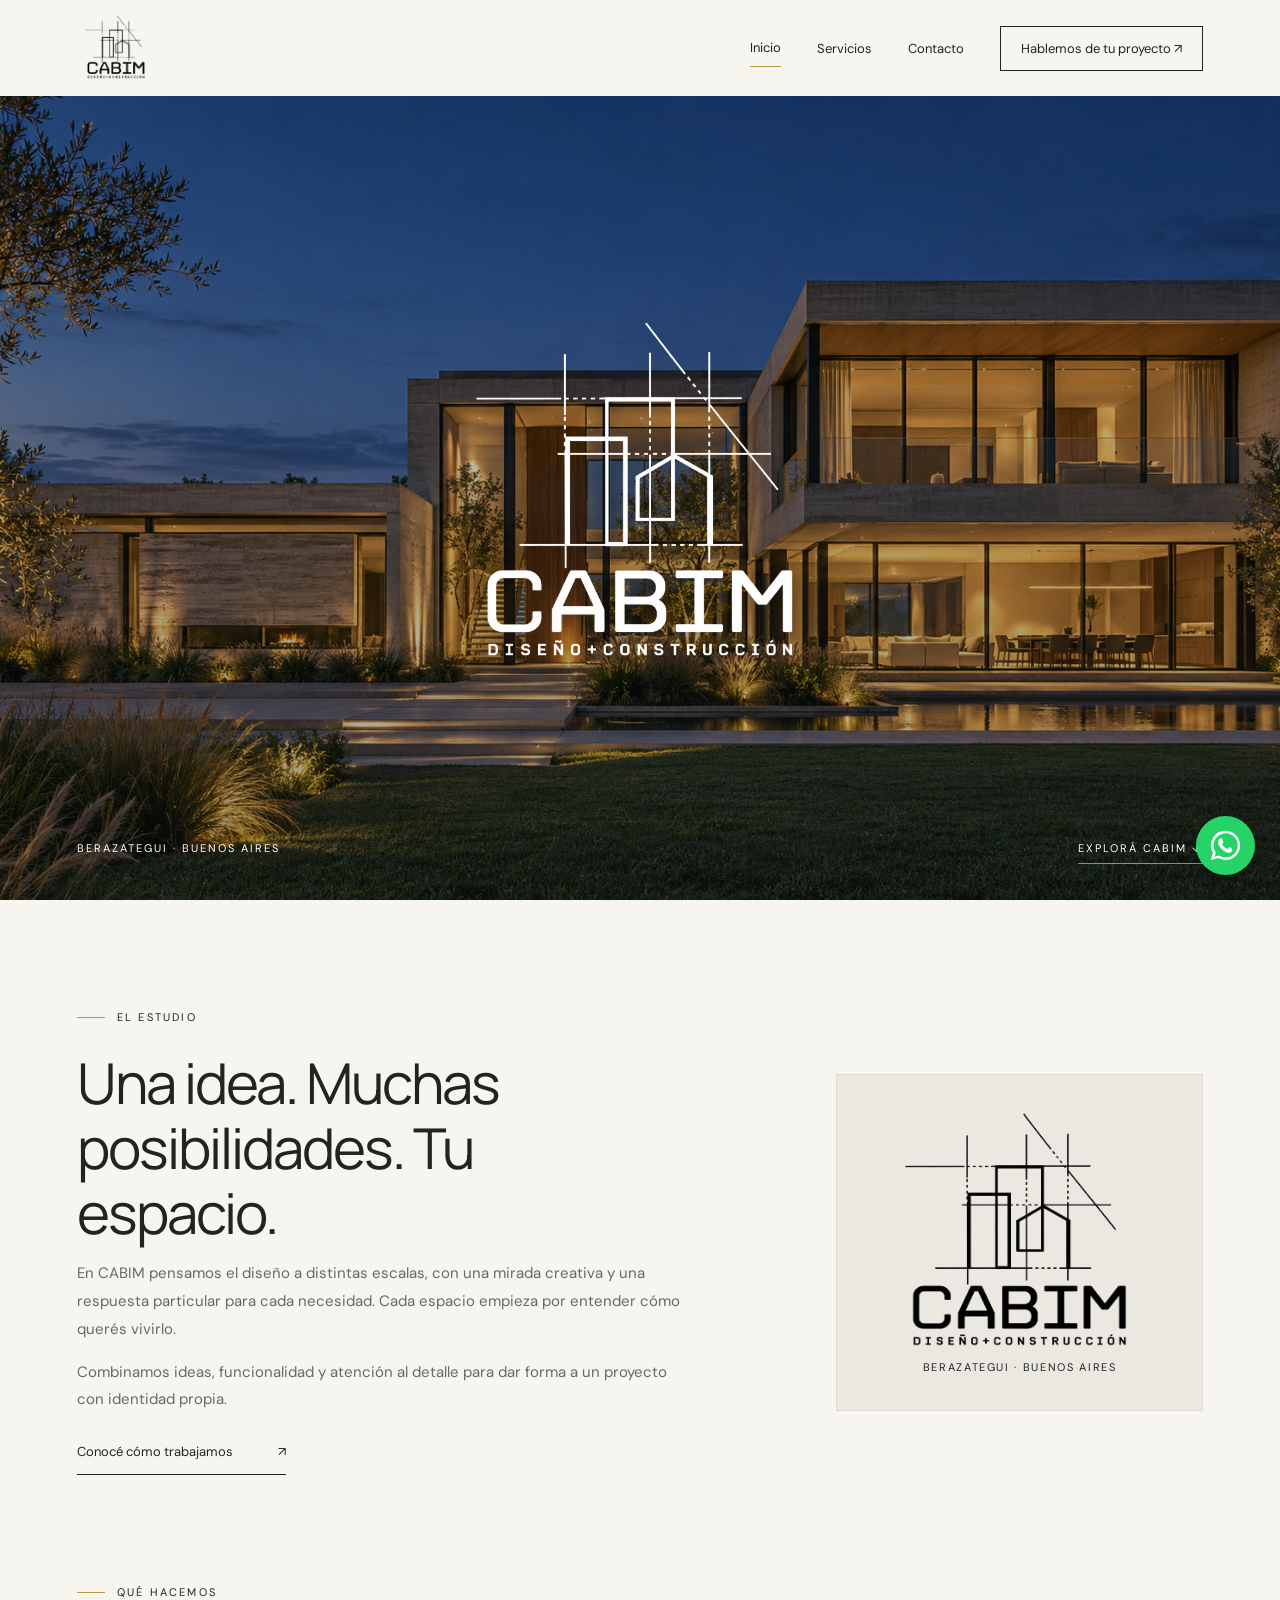
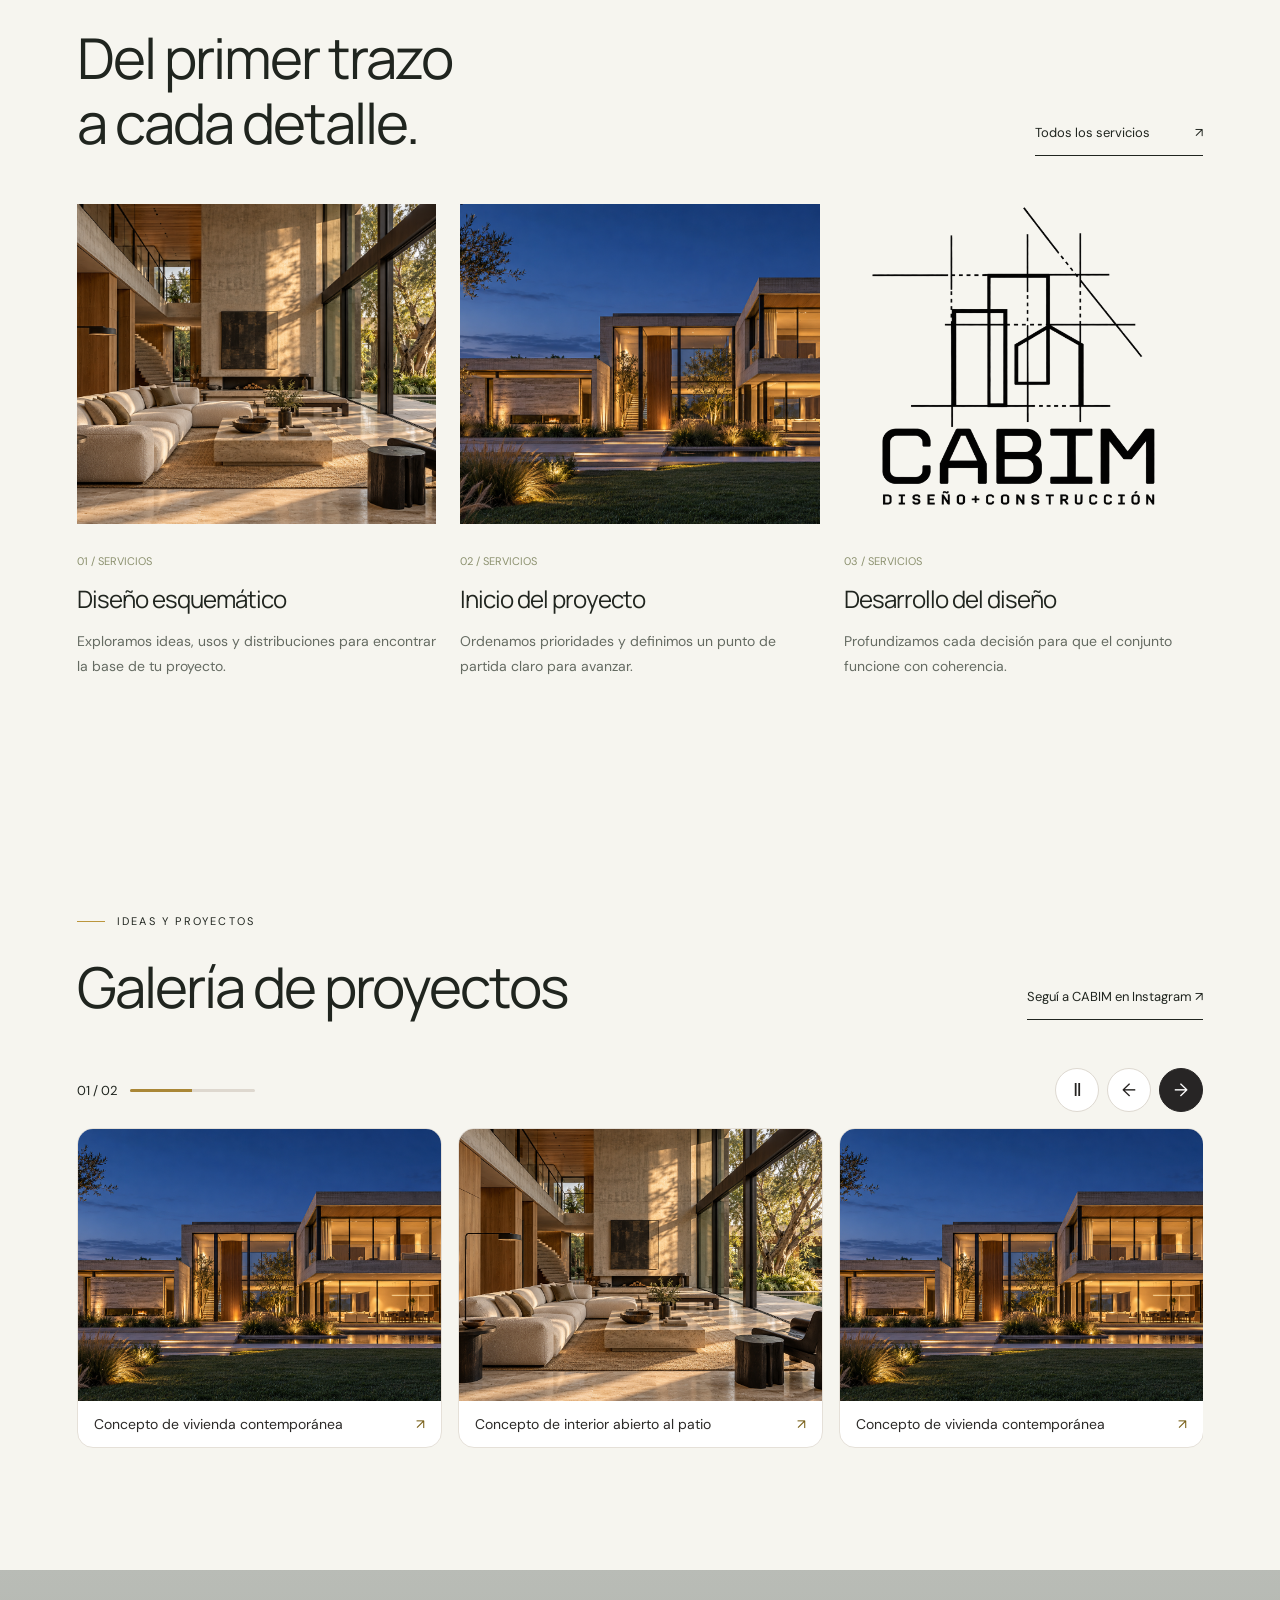
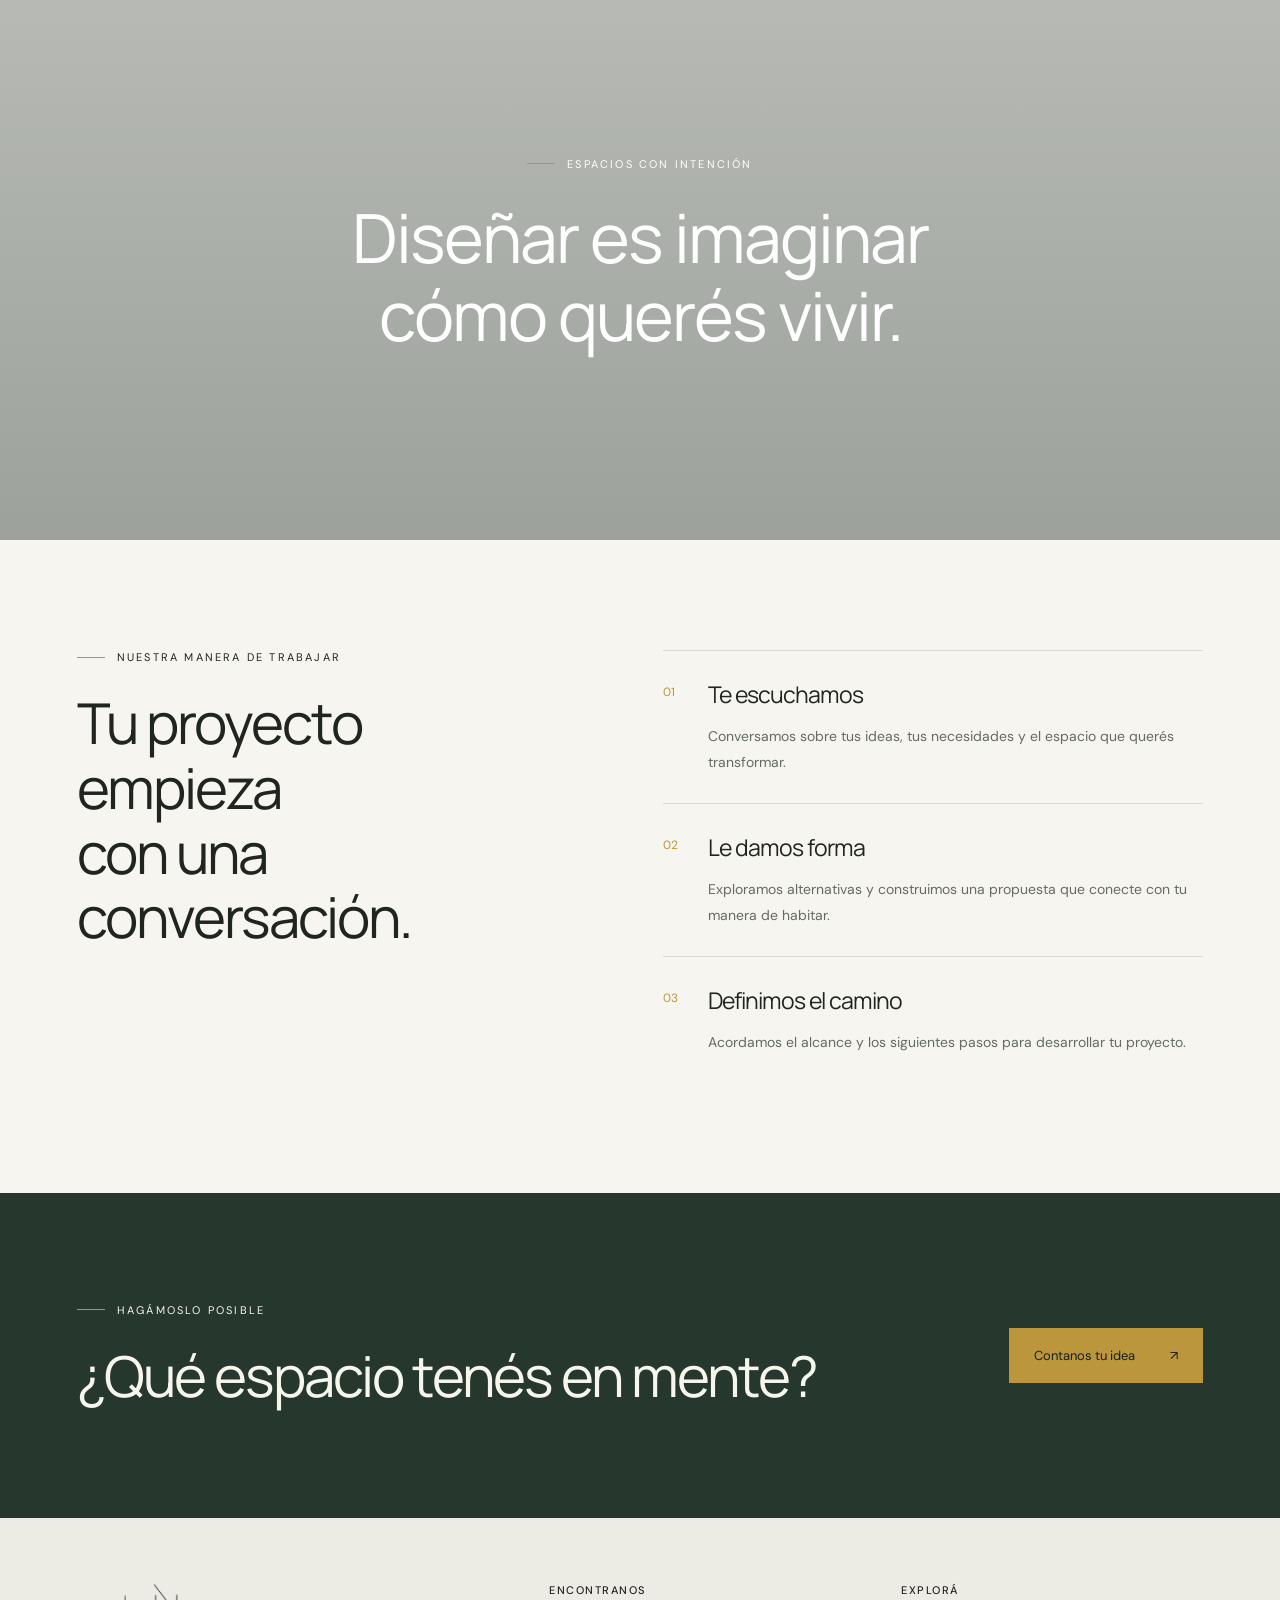
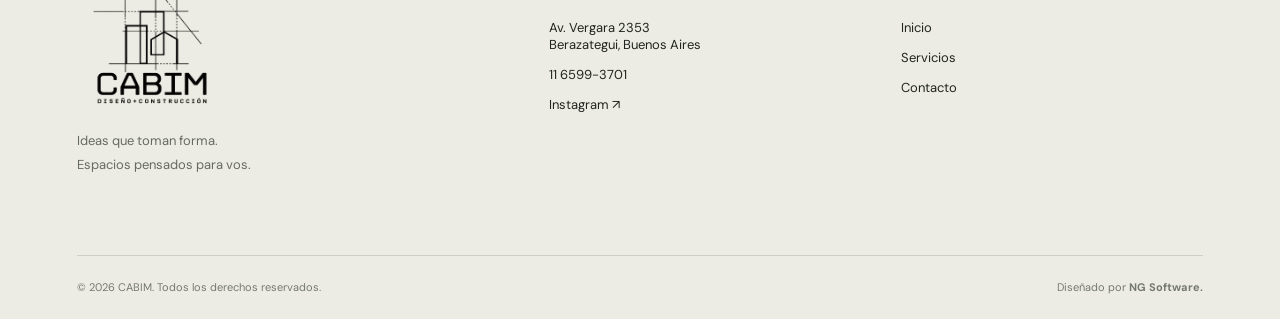
<file: index.html>
<!doctype html><html lang="es-AR"><head><meta charset="utf-8"><meta name="viewport" content="width=device-width,initial-scale=1"><title>CABIM · Diseño y construcción</title><link rel="icon" type="image/png" href="assets/logo.png?v=17383c8bc7"><meta name="description" content="Diseño y construcción en Berazategui. Soluciones creativas para espacios pensados a tu medida. Conocé CABIM y contanos tu proyecto."><link rel="stylesheet" href="style.css?v=3"><script defer src="app.js?v=3"></script><link rel="stylesheet" href="works.css?v=2"><script defer src="works.js?v=2"></script></head><body><div id="header"></div><main><section class="hero" aria-label="CABIM, diseño y construcción"><h1 style="position:absolute;width:1px;height:1px;overflow:hidden">CABIM · Diseño y construcción</h1><img class="hero-logo" src="assets/logo-light.png?v=17383c8bc7" alt="CABIM · Diseño y construcción"><div class="hero-bottom"><span>Berazategui · Buenos Aires</span><a href="#estudio">Explorá CABIM ↓</a></div></section><section class="wrap history-section" id="estudio" aria-labelledby="history-title">

  <div>

    <div class="eyebrow">El estudio</div>

    <h2 id="history-title">Una idea. Muchas posibilidades. Tu espacio.</h2>
    <p>En CABIM pensamos el diseño a distintas escalas, con una mirada creativa y una respuesta particular para cada necesidad. Cada espacio empieza por entender cómo querés vivirlo.</p><p>Combinamos ideas, funcionalidad y atención al detalle para dar forma a un proyecto con identidad propia.</p>    <a class="text-link" href="servicios.html">Conocé cómo trabajamos <span>↗</span></a>

  </div>

  <figure class="history-mark">

    <img src="assets/logo.png?v=17383c8bc7" alt="Logo de CABIM" width="300" height="256" loading="lazy">

    <figcaption>Berazategui · Buenos Aires</figcaption>

  </figure>

</section>

<section class="wrap services-preview">

  <div class="section-top">

    <div><div class="eyebrow">Qué hacemos</div><h2>Del primer trazo<br>a cada detalle.</h2></div>

    <a class="text-link" href="servicios.html">Todos los servicios <span>↗</span></a>

  </div>

  <div class="cards">
        <a class="card" href="servicios.html#diseno">
      <img src="assets/galeria/concepto-interior.png" alt="Concepto de interior abierto al patio" loading="lazy">
      <span class="number">01 / SERVICIOS</span>
      <h3>Diseño esquemático</h3><p>Exploramos ideas, usos y distribuciones para encontrar la base de tu proyecto.</p>
    </a>
        <a class="card" href="servicios.html#proyecto">
      <img src="assets/galeria/concepto-vivienda.png" alt="Concepto de vivienda contemporánea" loading="lazy">
      <span class="number">02 / SERVICIOS</span>
      <h3>Inicio del proyecto</h3><p>Ordenamos prioridades y definimos un punto de partida claro para avanzar.</p>
    </a>
        <a class="card" href="servicios.html#desarrollo">
      <img src="assets/logo.png?v=17383c8bc7" alt="CABIM" loading="lazy">
      <span class="number">03 / SERVICIOS</span>
      <h3>Desarrollo del diseño</h3><p>Profundizamos cada decisión para que el conjunto funcione con coherencia.</p>
    </a>
      </div>
</section>



<section class="wrap gallery-section" aria-labelledby="works-title">

  <div class="section-top">

    <div><div class="eyebrow">Ideas y proyectos</div><h2 id="works-title">Galería de proyectos</h2></div>

    <a class="text-link" href="https://www.instagram.com/cabim2024/" target="_blank" rel="noopener">Seguí a CABIM en Instagram ↗</a>

  </div>

  

    <div class="work-carousel" aria-label="Galería de fotos">
    <div class="work-controls">
      <div class="work-progress"><span data-work-count>01 / 02</span><span class="work-progress-track"><span data-work-progress></span></span></div>
      <div class="work-buttons">
        <button type="button" data-pause aria-label="Pausar avance automático" title="Pausar avance automático">Ⅱ</button>
        <button type="button" data-prev aria-label="Foto anterior">←</button>
        <button type="button" data-next aria-label="Foto siguiente">→</button>
      </div>
    </div>
    <div class="work-track">
            <figure class="work-card"><a class="work-photo " href="assets/galeria/concepto-vivienda.png" data-photo aria-label="Ampliar Concepto de vivienda contemporánea"><img src="assets/galeria/concepto-vivienda.png" alt="Concepto de vivienda contemporánea" loading="lazy" decoding="async"></a><figcaption><span>Concepto de vivienda contemporánea</span><span aria-hidden="true">↗</span></figcaption></figure>
            <figure class="work-card"><a class="work-photo " href="assets/galeria/concepto-interior.png" data-photo aria-label="Ampliar Concepto de interior abierto al patio"><img src="assets/galeria/concepto-interior.png" alt="Concepto de interior abierto al patio" loading="lazy" decoding="async"></a><figcaption><span>Concepto de interior abierto al patio</span><span aria-hidden="true">↗</span></figcaption></figure>
          </div>
  </div>
    </section>



<section class="parallax"><div><div class="eyebrow">Espacios con intención</div><h2>Diseñar es imaginar<br>cómo querés vivir.</h2></div></section><section class="wrap process"><div><div class="eyebrow">Nuestra manera de trabajar</div><h2>Tu proyecto empieza<br>con una conversación.</h2></div><div class="steps"><article><span>01</span><div><h3>Te escuchamos</h3><p>Conversamos sobre tus ideas, tus necesidades y el espacio que querés transformar.</p></div></article><article><span>02</span><div><h3>Le damos forma</h3><p>Exploramos alternativas y construimos una propuesta que conecte con tu manera de habitar.</p></div></article><article><span>03</span><div><h3>Definimos el camino</h3><p>Acordamos el alcance y los siguientes pasos para desarrollar tu proyecto.</p></div></article></div></section><section class="cta"><div class="wrap"><div><div class="eyebrow">Hagámoslo posible</div><h2>¿Qué espacio tenés en mente?</h2></div><a class="button" href="contacto.html">Contanos tu idea <span>↗</span></a></div></section></main><dialog class="work-viewer" aria-label="Foto ampliada">

  <form method="dialog"><button type="submit" aria-label="Cerrar foto">✕</button></form>

  <img alt="">

  <p></p>

</dialog>
    <dialog class="video-dialog" aria-labelledby="video-title">
      <div class="video-dialog-header">
        <div><span>Recorrido de obra</span><h2 id="video-title"></h2></div>
        <button type="button" data-video-close aria-label="Cerrar video">×</button>
      </div>
      <div class="video-stage">
        <video playsinline preload="metadata" controls></video>
        <button type="button" class="video-stage-play" data-video-toggle aria-label="Reproducir video">▶</button>
      </div>
      <div class="video-controls">
        <input type="range" min="0" max="1" step=".01" value="0" data-video-seek aria-label="Posición del video" disabled>
        <div class="video-toolbar">
          <button type="button" data-video-toggle aria-label="Reproducir video">▶</button>
          <span class="video-time" data-video-time>0:00 / 0:00</span>
          <button type="button" data-video-mute aria-pressed="false">Silenciar</button>
          <button type="button" data-video-full aria-label="Pantalla completa">⛶</button>
        </div>
      </div>
      <p class="video-feedback" role="status" hidden></p>
    </dialog>
    
<div id="footer"></div></body></html>
</file>
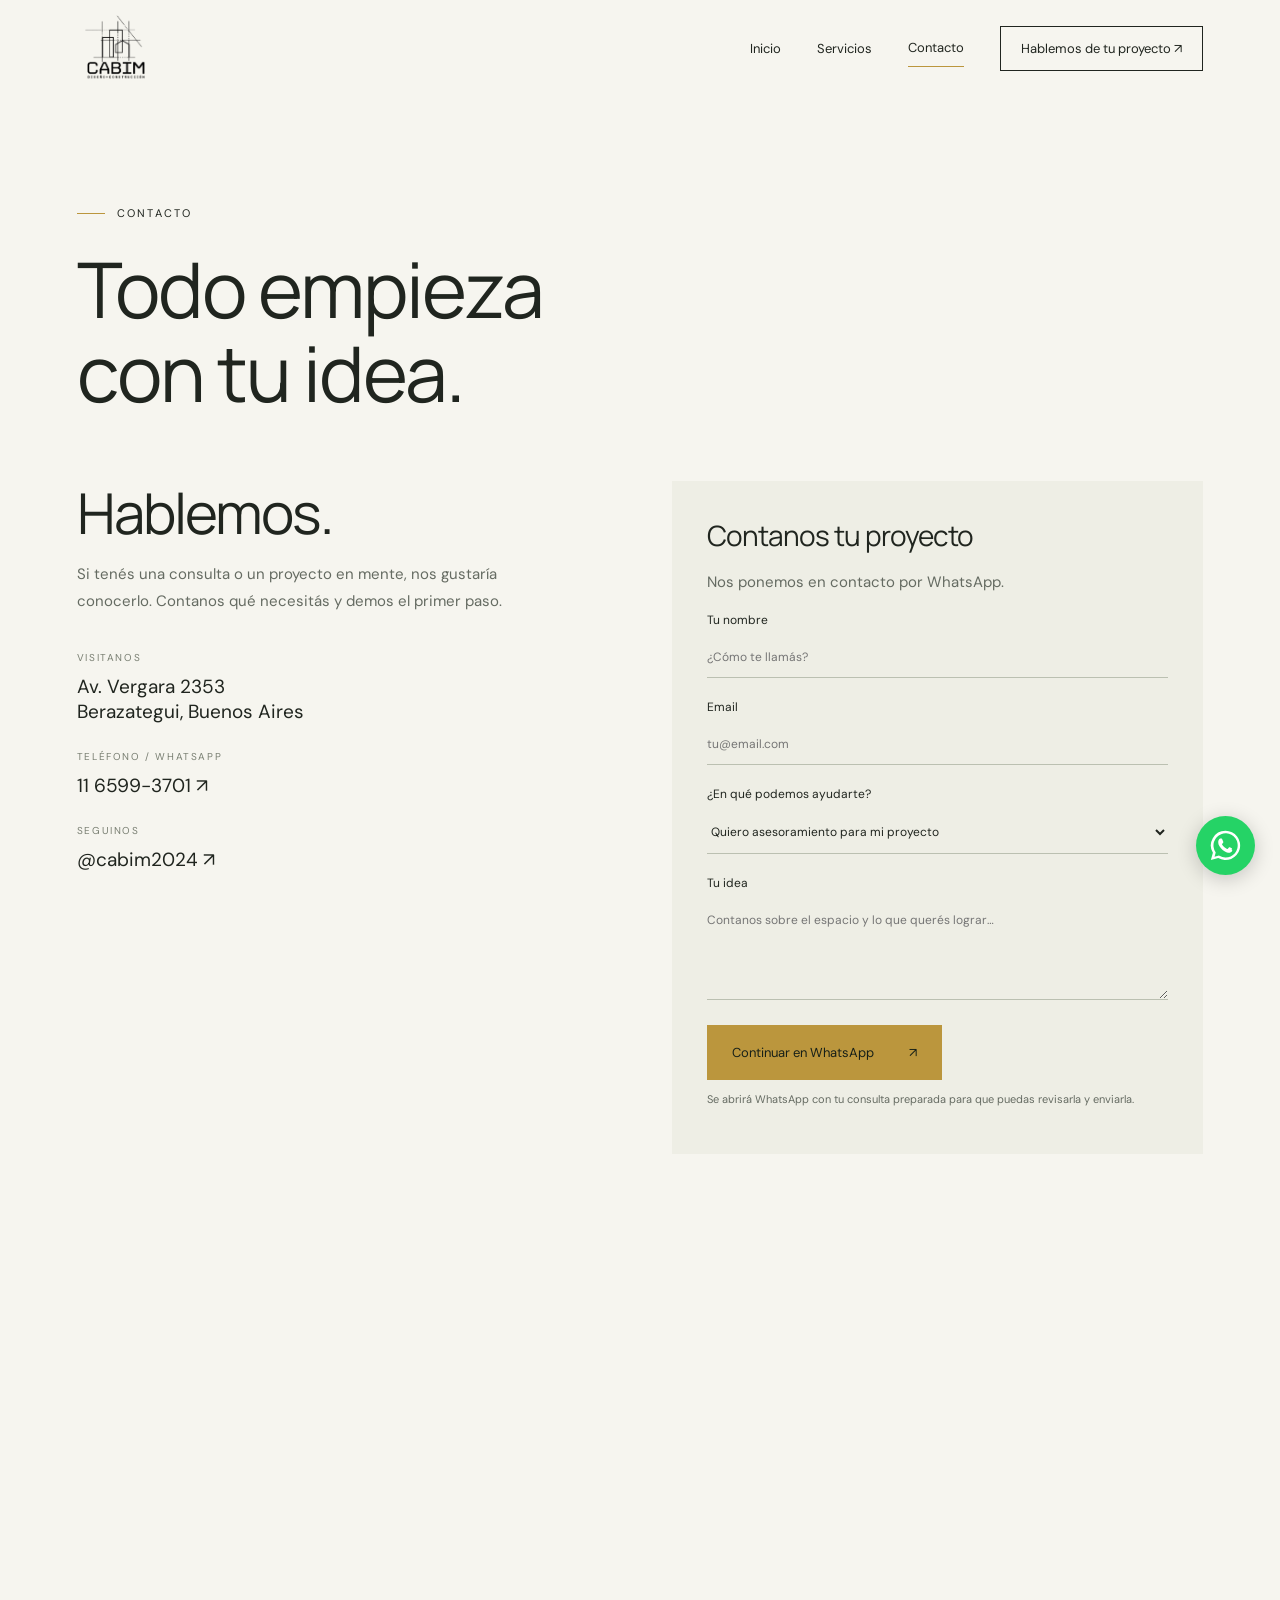
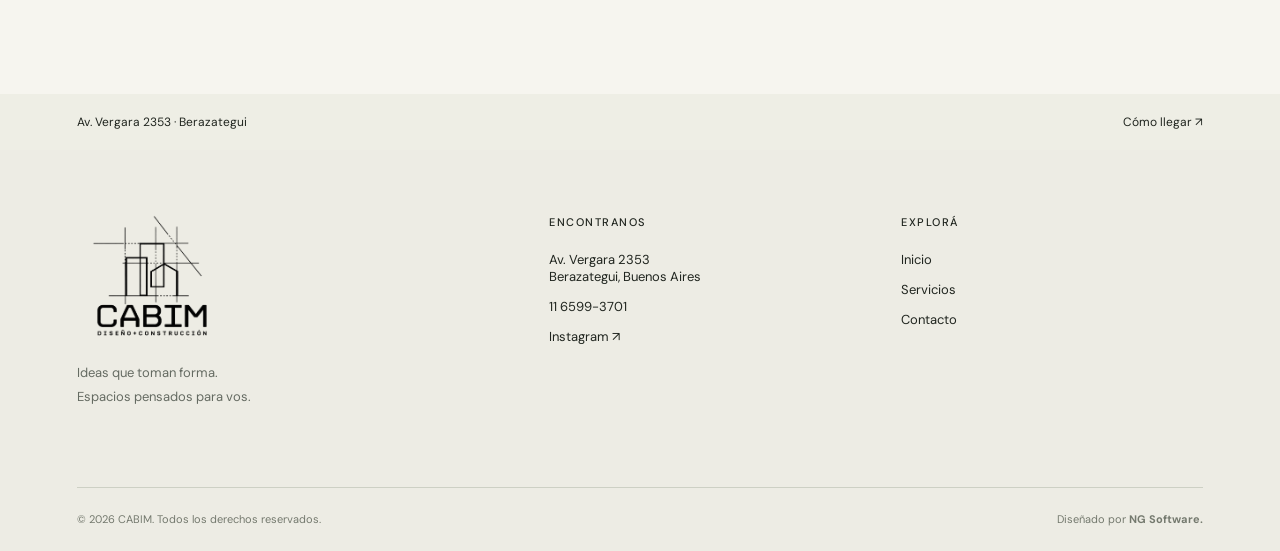
<file: contacto.html>
<!doctype html><html lang="es-AR"><head><meta charset="utf-8"><meta name="viewport" content="width=device-width,initial-scale=1"><title>Contacto · CABIM</title><link rel="icon" type="image/png" href="assets/logo.png?v=17383c8bc7"><meta name="description" content="Contactá a CABIM. Av. Vergara 2353, Berazategui. WhatsApp 11 6599-3701. Contanos tu idea de diseño y construcción."><link rel="stylesheet" href="style.css?v=3"><script defer src="app.js?v=3"></script></head><body><div id="header"></div><main><section class="wrap page-head"><div class="eyebrow">Contacto</div><h1>Todo empieza<br>con tu idea.</h1></section><section class="wrap contact-grid"><div><h2>Hablemos.</h2><p>Si tenés una consulta o un proyecto en mente, nos gustaría conocerlo. Contanos qué necesitás y demos el primer paso.</p><div class="contact-data"><small>Visitanos</small><address>Av. Vergara 2353<br>Berazategui, Buenos Aires</address><small>Teléfono / WhatsApp</small><a href="https://wa.me/5491165993701" target="_blank" rel="noopener">11 6599-3701 ↗</a><small>Seguinos</small><a href="https://www.instagram.com/cabim2024/" target="_blank" rel="noopener">@cabim2024 ↗</a></div></div><form id="contact-form"><h3>Contanos tu proyecto</h3><p>Nos ponemos en contacto por WhatsApp.</p><label>Tu nombre<input name="nombre" autocomplete="name" placeholder="¿Cómo te llamás?" required maxlength="100"></label><label>Email<input name="email" type="email" autocomplete="email" placeholder="tu@email.com" required></label><label>¿En qué podemos ayudarte?<select name="servicio"><option>Quiero asesoramiento para mi proyecto</option><option>Diseño esquemático</option><option>Inicio del proyecto</option><option>Desarrollo del diseño</option></select></label><label>Tu idea<textarea name="mensaje" placeholder="Contanos sobre el espacio y lo que querés lograr…" required maxlength="3000"></textarea></label><button class="button" type="submit">Continuar en WhatsApp <span>↗</span></button><p class="form-note">Se abrirá WhatsApp con tu consulta preparada para que puedas revisarla y enviarla.</p></form></section><iframe class="map" title="Ubicación de CABIM: Av. Vergara 2353, Berazategui" src="https://maps.google.com/maps?q=Av.%20Vergara%202353%2C%20Berazategui%2C%20Buenos%20Aires&z=16&output=embed" loading="lazy" referrerpolicy="no-referrer-when-downgrade" allowfullscreen></iframe><div class="map-caption"><span>Av. Vergara 2353 · Berazategui</span><a href="https://www.google.com/maps/search/?api=1&query=Av.+Vergara+2353+Berazategui" target="_blank" rel="noopener">Cómo llegar ↗</a></div></main><div id="footer"></div></body></html>
</file>
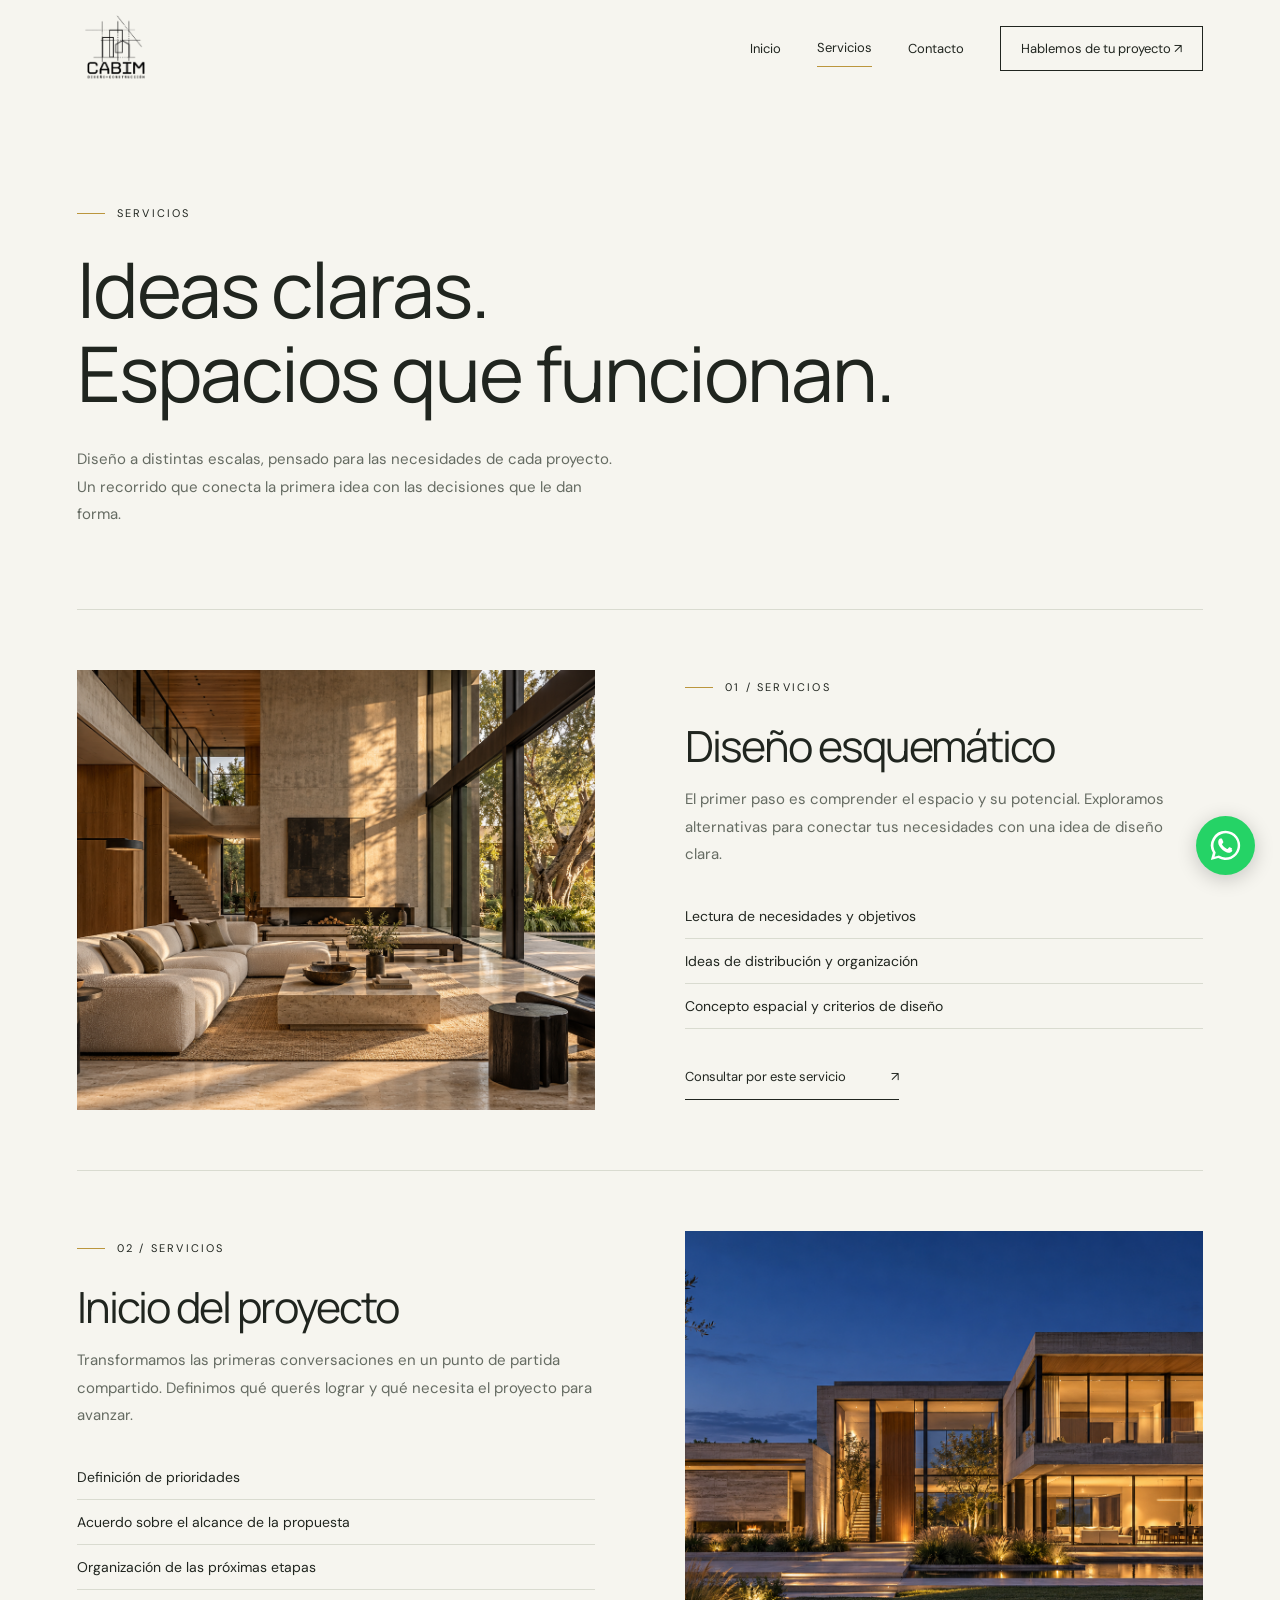
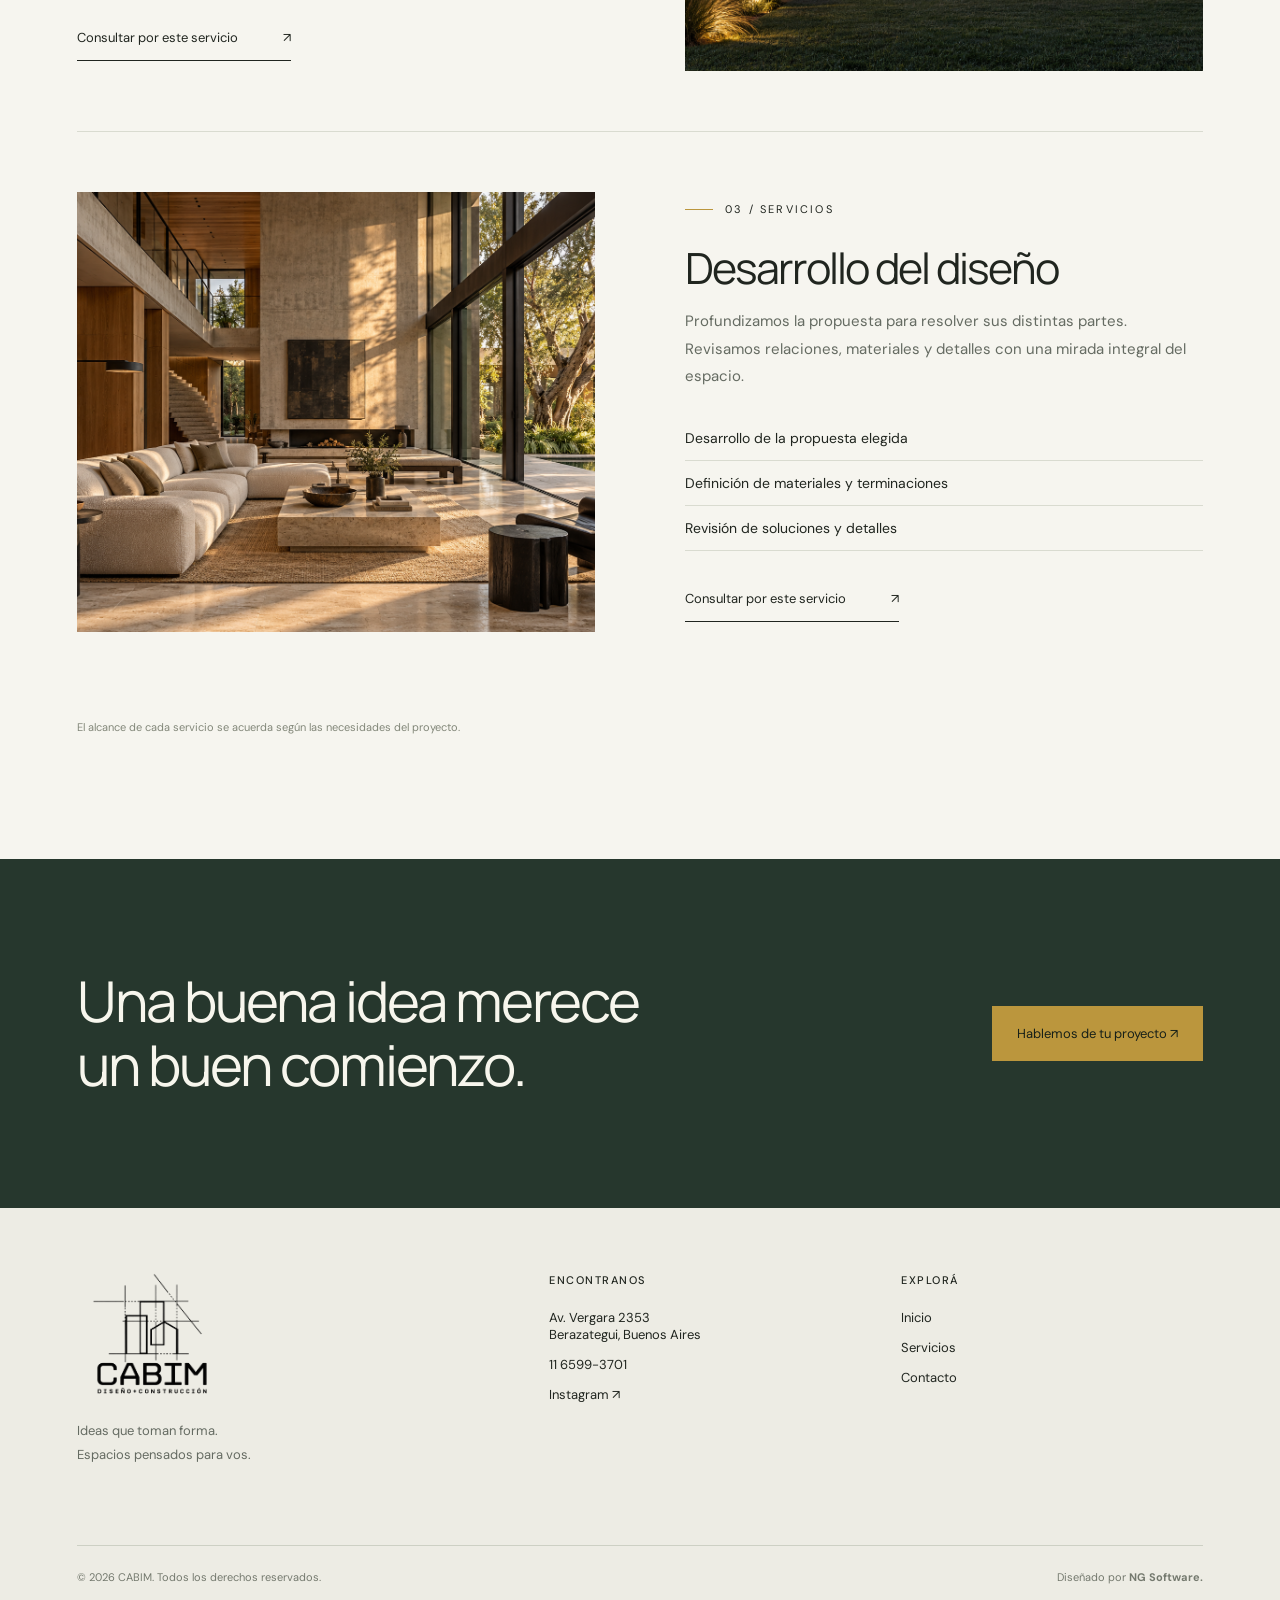
<file: servicios.html>
<!doctype html><html lang="es-AR"><head><meta charset="utf-8"><meta name="viewport" content="width=device-width,initial-scale=1"><title>Servicios · CABIM</title><link rel="icon" type="image/png" href="assets/logo.png?v=17383c8bc7"><meta name="description" content="Diseño esquemático, inicio del proyecto y desarrollo del diseño. Descubrí la propuesta de CABIM en Berazategui."><link rel="stylesheet" href="style.css?v=3"><script defer src="app.js?v=3"></script><link rel="stylesheet" href="works.css?v=2"><script defer src="works.js?v=2"></script></head><body><div id="header"></div><main><section class="wrap page-head"><div class="eyebrow">Servicios</div><h1>Ideas claras.<br>Espacios que funcionan.</h1><p>Diseño a distintas escalas, pensado para las necesidades de cada proyecto. Un recorrido que conecta la primera idea con las decisiones que le dan forma.</p></section><section class="wrap service-list">
    <article class="service-row" id="diseno">
    <a class="work-photo service-image" href="assets/galeria/concepto-interior.png" data-photo aria-label="Ampliar Concepto de interior abierto al patio"><img src="assets/galeria/concepto-interior.png" alt="Concepto de interior abierto al patio" loading="lazy" decoding="async"></a>    <div class="service-copy">
      <div class="eyebrow">01 / Servicios</div>
      <h2>Diseño esquemático</h2><p>El primer paso es comprender el espacio y su potencial. Exploramos alternativas para conectar tus necesidades con una idea de diseño clara.</p>
      <ul><li>Lectura de necesidades y objetivos</li><li>Ideas de distribución y organización</li><li>Concepto espacial y criterios de diseño</li></ul>
      <a class="text-link" href="contacto.html">Consultar por este servicio <span>↗</span></a>
    </div>
  </article>
    <article class="service-row" id="proyecto">
    <a class="work-photo service-image" href="assets/galeria/concepto-vivienda.png" data-photo aria-label="Ampliar Concepto de vivienda contemporánea"><img src="assets/galeria/concepto-vivienda.png" alt="Concepto de vivienda contemporánea" loading="lazy" decoding="async"></a>    <div class="service-copy">
      <div class="eyebrow">02 / Servicios</div>
      <h2>Inicio del proyecto</h2><p>Transformamos las primeras conversaciones en un punto de partida compartido. Definimos qué querés lograr y qué necesita el proyecto para avanzar.</p>
      <ul><li>Definición de prioridades</li><li>Acuerdo sobre el alcance de la propuesta</li><li>Organización de las próximas etapas</li></ul>
      <a class="text-link" href="contacto.html">Consultar por este servicio <span>↗</span></a>
    </div>
  </article>
    <article class="service-row" id="desarrollo">
          <img class="service-image" src="assets/interior.png" alt="Concepto de interior de CABIM">
        <div class="service-copy">
      <div class="eyebrow">03 / Servicios</div>
      <h2>Desarrollo del diseño</h2><p>Profundizamos la propuesta para resolver sus distintas partes. Revisamos relaciones, materiales y detalles con una mirada integral del espacio.</p>
      <ul><li>Desarrollo de la propuesta elegida</li><li>Definición de materiales y terminaciones</li><li>Revisión de soluciones y detalles</li></ul>
      <a class="text-link" href="contacto.html">Consultar por este servicio <span>↗</span></a>
    </div>
  </article>
    <p class="note">El alcance de cada servicio se acuerda según las necesidades del proyecto.</p>
</section>
<section class="cta"><div class="wrap"><h2>Una buena idea merece<br>un buen comienzo.</h2><a class="button" href="contacto.html">Hablemos de tu proyecto ↗</a></div></section></main><dialog class="work-viewer" aria-label="Foto ampliada">

  <form method="dialog"><button type="submit" aria-label="Cerrar foto">✕</button></form>

  <img alt="">

  <p></p>

</dialog>
    <dialog class="video-dialog" aria-labelledby="video-title">
      <div class="video-dialog-header">
        <div><span>Recorrido de obra</span><h2 id="video-title"></h2></div>
        <button type="button" data-video-close aria-label="Cerrar video">×</button>
      </div>
      <div class="video-stage">
        <video playsinline preload="metadata" controls></video>
        <button type="button" class="video-stage-play" data-video-toggle aria-label="Reproducir video">▶</button>
      </div>
      <div class="video-controls">
        <input type="range" min="0" max="1" step=".01" value="0" data-video-seek aria-label="Posición del video" disabled>
        <div class="video-toolbar">
          <button type="button" data-video-toggle aria-label="Reproducir video">▶</button>
          <span class="video-time" data-video-time>0:00 / 0:00</span>
          <button type="button" data-video-mute aria-pressed="false">Silenciar</button>
          <button type="button" data-video-full aria-label="Pantalla completa">⛶</button>
        </div>
      </div>
      <p class="video-feedback" role="status" hidden></p>
    </dialog>
    
<div id="footer"></div></body></html>
</file>
<file: style.css>
@import url('https://fonts.googleapis.com/css2?family=DM+Sans:wght@400;500;600;700&family=Manrope:wght@300;400;500;600;700&display=swap');
:root{--ink:#20251f;--paper:#f6f5ef;--gold:#bb963d;--line:#d9dbd0}*{box-sizing:border-box}html{scroll-behavior:smooth}body{margin:0;background:var(--paper);color:var(--ink);font-family:'DM Sans',sans-serif}a{color:inherit;text-decoration:none}button,input,textarea,select{font:inherit}header{height:96px;display:flex;align-items:center;justify-content:space-between;padding:0 6%;background:var(--paper);position:relative;z-index:10}.brand img{width:168px;display:block}nav{display:flex;align-items:center;gap:36px;font-size:13px}nav a{padding:10px 0}nav a.active{border-bottom:1px solid var(--gold)}.nav-cta{border:1px solid var(--ink);padding:13px 20px!important}.menu{display:none}.hero{height:calc(100svh - 96px);min-height:570px;max-height:1000px;position:relative;background:#303b34 url('assets/hero.png') center/cover;display:grid;place-items:center}.hero:before{content:'';position:absolute;inset:0;background:linear-gradient(180deg,#10181235,#10181265)}.hero-logo{position:relative;width:min(560px,74%);filter:drop-shadow(0 5px 25px #0008)}.hero-bottom{position:absolute;bottom:36px;left:6%;right:6%;display:flex;justify-content:space-between;color:#fff;font-size:11px;letter-spacing:2px;text-transform:uppercase}.hero-bottom a{border-bottom:1px solid #ffffff80;padding-bottom:8px}.wrap{max-width:1380px;margin:auto;padding:110px 6%}.eyebrow{font-size:11px;letter-spacing:2.2px;text-transform:uppercase;display:flex;align-items:center;gap:12px;margin:0 0 27px}.eyebrow:before{content:'';width:28px;height:1px;background:var(--gold)}h1,h2,h3{font-family:Manrope,sans-serif;font-weight:400;margin:0;letter-spacing:-2px}h1{font-size:clamp(45px,6vw,85px);line-height:1.1}h2{font-size:clamp(37px,4.4vw,61px);line-height:1.15}h3{font-size:28px;letter-spacing:-1px}p{font-size:15px;line-height:1.85;color:#656b62}.intro{display:grid;grid-template-columns:1.2fr 1fr;gap:12%}.intro p{margin-top:55px}.text-link{display:inline-flex;gap:45px;align-items:center;font-size:13px;border-bottom:1px solid var(--ink);padding:14px 0}.section-top{display:flex;align-items:end;justify-content:space-between;gap:30px;margin-bottom:48px}.services-preview{padding-top:0}.cards{display:grid;grid-template-columns:repeat(3,1fr);gap:24px}.card img{width:100%;height:320px;object-fit:cover}.card:nth-child(2) img{object-position:25% center}.card:nth-child(3) img{object-position:80% center}.card .number{font-size:11px;color:#8c916f;display:block;margin:25px 0 14px}.card h3{font-size:24px}.card p{font-size:14px}.parallax{min-height:570px;background:linear-gradient(#14221c45,#14221c65),url('assets/interior.png') center/cover fixed;display:flex;align-items:center;justify-content:center;text-align:center;padding:70px 7%;color:#fff}.parallax h2{max-width:800px;font-size:clamp(40px,5.3vw,76px)}.parallax .eyebrow{justify-content:center}.process{display:grid;grid-template-columns:1fr 1.2fr;gap:12%}.steps article{border-top:1px solid var(--line);padding:27px 0;display:grid;grid-template-columns:45px 1fr}.steps span{font-size:12px;color:var(--gold);padding-top:6px}.steps h3{font-size:23px}.steps p{margin-bottom:0;font-size:14px}.cta{background:#26372d;color:#f7f6ed}.cta .wrap{display:flex;align-items:center;justify-content:space-between;gap:35px}.button{display:inline-flex;align-items:center;justify-content:center;gap:35px;background:var(--gold);color:#172018;padding:19px 25px;border:0;cursor:pointer;font-size:13px;white-space:nowrap}.button:hover{background:#d3b164}.footer{padding:65px 6% 25px;background:#edece4}.footer-top{display:grid;grid-template-columns:1.4fr 1fr 1fr;gap:50px;margin-bottom:65px}.footer img{width:200px}.footer p,.footer a{font-size:13px}.footer h4{font-weight:500;font-size:11px;letter-spacing:1.5px;text-transform:uppercase;margin:0 0 22px}.footer-links{display:flex;flex-direction:column;gap:13px}.footer-bottom{border-top:1px solid #cdd0c4;padding-top:24px;display:flex;justify-content:space-between;font-size:11px;color:#74796e}.whatsapp{position:fixed;right:25px;bottom:25px;z-index:50;background:#25d366;color:#fff;width:59px;height:59px;border-radius:50%;display:grid;place-items:center;box-shadow:0 4px 20px #0003}.whatsapp svg{width:31px;height:31px}.page-head{padding-bottom:65px}.page-head p{max-width:540px;margin-top:30px}.service-list{padding-top:0}.service-row{display:grid;grid-template-columns:1fr 1fr;gap:8%;align-items:center;padding:60px 0;border-top:1px solid var(--line)}.service-row:nth-child(even) .service-image{order:2}.service-image{width:100%;height:440px;object-fit:cover}.service-copy h2{font-size:43px}.service-copy ul{padding:0;list-style:none;margin:25px 0}.service-copy li{font-size:14px;padding:13px 0;border-bottom:1px solid var(--line)}.note{font-size:11px;color:#828779;margin-top:25px}.contact-grid{display:grid;grid-template-columns:1fr 1.1fr;gap:10%;padding-top:0}.contact-data{margin:35px 0}.contact-data small{display:block;font-size:10px;text-transform:uppercase;letter-spacing:1.6px;color:#797f72;margin-top:26px}.contact-data a,.contact-data address{font-style:normal;display:block;font-size:19px;margin-top:10px}form{padding:35px;background:#eeeee5}label{display:block;font-size:12px;margin-bottom:21px}input,textarea,select{width:100%;margin-top:9px;background:transparent;border:0;border-bottom:1px solid #bbc0b1;border-radius:0;padding:12px 0;color:var(--ink)}textarea{min-height:100px;resize:vertical}input:focus,textarea:focus,select:focus{outline:2px solid var(--gold);outline-offset:4px}.map{height:430px;width:100%;display:block;border:0;filter:saturate(.6)}.map-caption{padding:20px 6%;display:flex;justify-content:space-between;font-size:12px;background:#eeeee5}.form-note{font-size:11px;line-height:1.6}.mobile-only{display:none}a:focus-visible,button:focus-visible{outline:2px solid var(--gold);outline-offset:5px}@media(max-width:760px){header{height:80px}.brand img{width:140px}.menu{display:block;background:none;border:1px solid #bfc5b8;padding:8px 12px}nav{display:none;position:absolute;top:80px;left:0;right:0;background:var(--paper);padding:25px 6%;flex-direction:column;align-items:stretch;gap:15px}nav.open{display:flex}.hero{height:calc(90svh - 80px);min-height:480px}.hero-logo{width:86%}.hero-bottom{font-size:9px;letter-spacing:1px}.wrap{padding:75px 6%}.intro,.process,.contact-grid{grid-template-columns:1fr;gap:35px}.intro p{margin-top:0}.section-top{display:block}.section-top>a{margin-top:20px}.cards{grid-template-columns:1fr;gap:40px}.card img{height:350px}.services-preview{padding-top:0}.parallax{min-height:450px;background-attachment:scroll}.cta .wrap{display:block}.cta .button{margin-top:30px}.footer-top{grid-template-columns:1fr 1fr;gap:35px}.footer-top>div:first-child{grid-column:1/-1}.footer-bottom{gap:20px;line-height:1.6;padding-right:45px}.service-row{grid-template-columns:1fr;gap:35px;padding:40px 0}.service-row:nth-child(even) .service-image{order:0}.service-image{height:330px}.service-list{padding-top:0}.contact-grid{padding-top:0}.contact-grid form{padding:25px}.map{height:350px}.map-caption{gap:20px}.whatsapp{right:18px;bottom:18px;width:54px;height:54px}}@media(prefers-reduced-motion:reduce){html{scroll-behavior:auto}.parallax{background-attachment:scroll}}
.hero-logo{filter:brightness(0) invert(1) drop-shadow(0 4px 20px #0005);width:min(680px,80%)}

@media (max-width: 760px) {
  .hero-bottom { right: 85px; gap: 15px; align-items: end; }
  .hero-bottom a { text-align: right; }
  .history-section { text-align: center; }
  .history-section > div > *, .history-section h2 { margin-inline: auto; }
  .history-section .eyebrow { justify-content: center; }
  .contact-grid > div, .page-head { text-align: center; }
  .page-head .eyebrow { justify-content: center; }
  .page-head p { margin-inline: auto; }
  .contact-grid form { min-width: 0; }
  input, textarea, select { font-size: 16px; }
}

/* Proporciones del logo vertical de CABIM. */
.brand img { width: auto; height: 67px; }
.hero-logo { width: min(420px, 70%, 62svh); height: auto; }
.footer img { width: min(150px, 100%); height: auto; }
@media (max-width: 760px) {
  .brand img { height: 55px; }
  .hero-logo { width: min(310px, 75%); }
}
</file>
<file: works.css>
.history-section {
  display: grid;
  grid-template-columns: minmax(0, 1.55fr) minmax(0, .85fr);
  align-items: center;
  gap: clamp(32px, 7vw, 104px);
}
.history-section h2 { max-width: 17ch; }
.history-section p { max-width: 62ch; }
.history-mark {
  margin: 0;
  min-height: 320px;
  padding: 36px;
  background: #ebe8e2;
  border: 1px solid #dfdad1;
  display: grid;
  place-items: center;
}
.history-mark img { width: min(100%, 300px); height: auto; }
.history-mark figcaption { align-self: end; font-size: 11px; letter-spacing: .15em; text-transform: uppercase; }
.work-carousel { position: relative; }
.work-controls { display: none; }
.work-carousel.enhanced .work-controls { display: flex; align-items: center; justify-content: space-between; gap: 14px; margin-bottom: 16px; }
.work-progress { display: flex; align-items: center; gap: 12px; font-size: 13px; font-variant-numeric: tabular-nums; white-space: nowrap; }
.work-progress-track { width: clamp(48px, 12vw, 125px); height: 3px; border-radius: 3px; background: #ded8cf; overflow: hidden; }
.work-progress-track span { display: block; height: 100%; width: 0; background: #aa8736; transition: width .2s ease; }
.work-buttons { display: flex; gap: 8px; }
.work-controls button {
  width: 44px; height: 44px; cursor: pointer; border-radius: 50%; font-size: 18px;
  background: #fff; color: #252321; border: 1px solid #ded9d1;
}
.work-controls [data-next] { background: #272525; color: white; border-color: #272525; }
.work-controls button:hover { background: #ede8e0; color: #252321; }
.work-track {
  --work-gap: 16px;
  position: relative;
  display: flex;
  gap: var(--work-gap);
  overflow-x: auto;
  scroll-snap-type: x mandatory;
  overscroll-behavior-inline: contain;
  padding-bottom: 12px;
}
.work-carousel.enhanced .work-track { scrollbar-width: none; }
.work-carousel.enhanced .work-track::-webkit-scrollbar { display: none; }
.work-card { flex: 0 0 calc((100% - 2 * var(--work-gap)) / 3); min-width: 0; margin: 0; scroll-snap-align: start; background: #fff; border-radius: 16px; overflow: hidden; border: 1px solid #e5e0d8; }
.work-photo { display: block; overflow: hidden; background: #e6e2db; }
.work-photo img { width: 100%; height: 100%; display: block; object-fit: cover; }
.work-card .work-photo { aspect-ratio: 4 / 3; }
.work-card .work-photo:focus-visible { outline-offset: -4px; }
.work-card figcaption, .video-card-title { display: flex; align-items: center; justify-content: space-between; gap: 12px; padding: 14px 16px; font-size: 14px; color: #2b2927; }
.work-card figcaption span:last-child, .video-card-title span:last-child { color: #775e16; flex: 0 0 auto; }
.work-videos { margin-top: 42px; }
.work-videos h3 { margin-bottom: 17px; }
.video-grid, .service-photos { display: grid; grid-template-columns: repeat(3, minmax(0, 1fr)); gap: 16px; }
.work-video { margin: 0; min-width: 0; }
.video-card { display: block; background: white; border-radius: 16px; overflow: hidden; border: 1px solid #e5e0d8; }
.video-cover { position: relative; aspect-ratio: 16 / 10; background: #2c2926; overflow: hidden; display: grid; place-items: center; }
.video-cover img { width: 100%; height: 100%; position: absolute; inset: 0; object-fit: cover; }
.video-cover-default { background: #ebe8e2; }
.video-cover-default img { inset: 10%; width: 80%; height: 80%; object-fit: contain; }
.video-play-mark { position: relative; display: grid; place-items: center; width: 54px; aspect-ratio: 1; border-radius: 50%; background: #fff; color: #261f1a; box-shadow: 0 5px 24px #0004; transition: transform .2s ease; }
.video-play-mark svg { width: 23px; }
.video-card:hover .video-play-mark { transform: scale(1.1); }
.service-media { margin-bottom: 35px; }
.service-media h3 { margin: 0 0 16px; }
.service-media .video-grid { margin-top: 20px; }
.service-photos .work-photo { aspect-ratio: 4 / 3; }
.service-row .work-photo.service-image { padding: 0; }
.service-row:nth-of-type(even) .service-image { order: 2; }
.work-viewer { max-width: min(95vw, 1000px); max-height: 92svh; padding: 12px; border: 0; color: white; background: #222; }
.work-viewer::backdrop { background: #000b; }
.work-viewer form { background: transparent; padding: 0 0 6px; text-align: right; }
.work-viewer button { min-width: 44px; min-height: 44px; color: white; border: 1px solid #777; background: #303030; cursor: pointer; }
.work-viewer img { display: block; max-width: 100%; max-height: 71svh; margin: auto; object-fit: contain; }
.work-viewer p { margin: 8px 0 0; color: white; }
.video-dialog { width: min(850px, calc(100% - 24px)); max-width: none; max-height: 94vh; max-height: 94svh; margin: auto; padding: 0; border: 1px solid #ffffff24; border-radius: 18px; background: #181716; color: white; }
.video-dialog::backdrop { background: #0f0e0de6; }
.video-dialog-header { display: flex; align-items: center; justify-content: space-between; gap: 12px; padding: 14px 18px; }
.video-dialog-header span { font-size: 11px; text-transform: uppercase; letter-spacing: .12em; color: #ebca77; }
.video-dialog-header h2 { font-family: inherit; font-size: clamp(16px, 3vw, 24px); line-height: 1.25; font-weight: 600; letter-spacing: 0; margin: 3px 0 0; }
.video-dialog button { min-width: 44px; min-height: 44px; padding: 5px 10px; border: 1px solid #ffffff30; border-radius: 12px; color: white; background: #302e2c; cursor: pointer; }
.video-dialog button:hover { background: #49413c; }
.video-stage { position: relative; background: #100f0f; display: grid; place-items: center; }
.video-stage video { display: block; width: 100%; min-height: 145px; max-height: 57vh; max-height: 57svh; object-fit: contain; cursor: pointer; }
.video-stage .video-stage-play { position: absolute; display: none; width: 58px; height: 58px; border-radius: 50%; }
.video-dialog.custom-player:not(.is-playing) .video-stage-play { display: block; }
.video-controls { display: none; padding: 12px 18px 14px; }
.custom-player .video-controls { display: block; }
.video-controls input { display: block; width: 100%; margin: 0 0 10px; padding: 0; min-height: 24px; accent-color: #d7b451; cursor: pointer; }
.video-toolbar { display: flex; align-items: center; gap: 8px; }
.video-time { flex: 1; font-size: 13px; font-variant-numeric: tabular-nums; white-space: nowrap; }
.video-feedback { margin: 0; color: #fff; padding: 0 18px 12px; }
.video-dialog:fullscreen { width: 100%; height: 100%; max-height: none; border: 0; border-radius: 0; }
.video-dialog:fullscreen .video-stage video { max-height: calc(100vh - 180px); }
@media(max-width: 860px) {
  .work-card { flex-basis: calc((100% - var(--work-gap)) / 2); }
  .video-grid, .service-photos { grid-template-columns: repeat(2, minmax(0, 1fr)); }
}
@media(max-width: 760px) {
  .service-row:nth-of-type(even) .service-image { order: 0; }
}
@media(max-width: 600px) {
  .history-section { grid-template-columns: 1fr; }
  .history-section > div { text-align: center; }
  .history-section h2, .history-section p { margin-inline: auto; }
  .history-section .eyebrow { justify-content: center; }
  .history-mark { min-height: 220px; padding: 22px; }
  .history-mark img { width: min(70%, 210px); }
  .work-card { flex-basis: 100%; }
  .video-grid { grid-template-columns: minmax(0, 1fr); width: min(100%, 460px); margin-inline: auto; }
  .work-track { --work-gap: 12px; }
  .gallery-section .section-top { text-align: center; }
  .gallery-section .section-top .eyebrow { justify-content: center; }
  .work-videos h3 { text-align: center; }
  .video-dialog-header, .video-controls { padding-inline: 12px; }
  .video-toolbar { gap: 5px; }
  .video-toolbar button { padding-inline: 7px; font-size: 13px; }
  .video-time { font-size: 12px; }
}
@media(prefers-reduced-motion:reduce) {
  .work-progress-track span, .video-play-mark { transition: none; }
}
</file>
